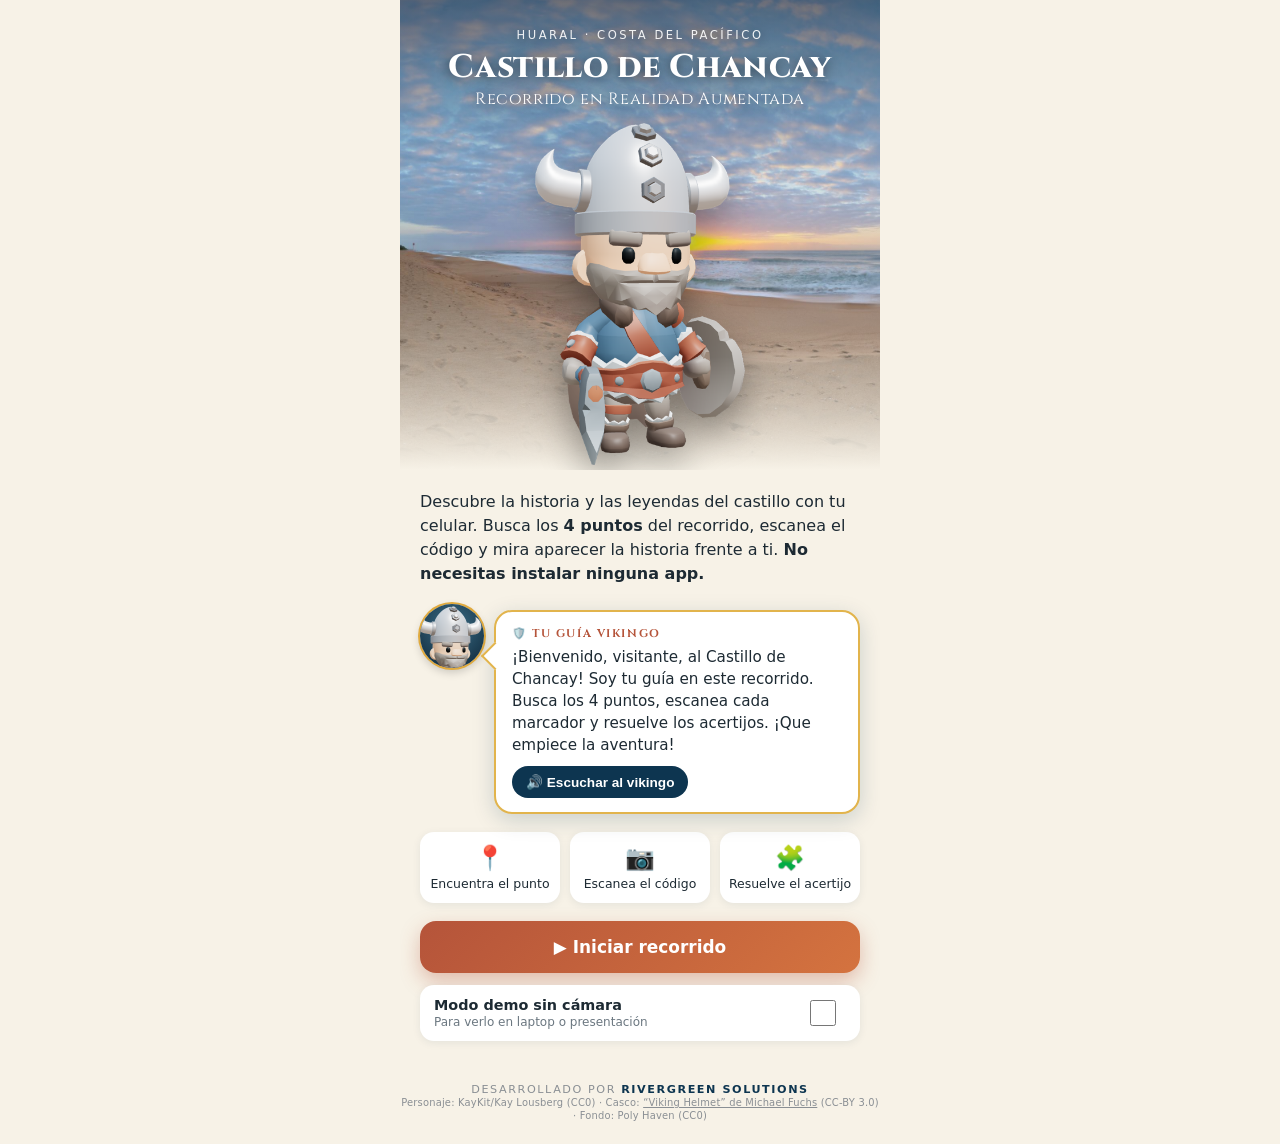
<file: index.html>
<!doctype html>
<html lang="es"><head>
<meta charset="utf-8"><link rel="icon" href="data:,"><meta name="viewport" content="width=device-width,initial-scale=1,viewport-fit=cover">
<meta name="theme-color" content="#0d3550">
<title>Castillo de Chancay – Recorrido en Realidad Aumentada</title>
<link rel="stylesheet" href="css/estilos.css">
</head><body>
<div class="app">

<!-- ===== INICIO ===== -->
<section id="v-inicio">
  <header class="hero hero-juego">
    <div class="kicker">Huaral · Costa del Pacífico</div>
    <h1 class="serif">Castillo de Chancay<small>Recorrido en Realidad Aumentada</small></h1>
    <img class="hero-vikingo" src="assets/vikingo-cuerpo.png" alt="Vikingo guía del recorrido">
  </header>
  <div class="contenido">
    <p style="font-size:1rem;line-height:1.5">Descubre la historia y las leyendas del castillo con tu celular. Busca los <b>4 puntos</b> del recorrido, escanea el código y mira aparecer la historia frente a ti. <b>No necesitas instalar ninguna app.</b></p>
    <div class="guia-vikingo"><img src="assets/vikingo-retrato.png" alt="" class="vik-retrato">
      <div class="burbuja izq" style="flex:1;margin-top:6px"><b class="quien">🛡️ Tu guía vikingo</b><span id="saludoTxt"></span><br>
        <button class="btn-voz" id="btnVozInicio">🔊 Escuchar al vikingo</button></div>
    </div>
    <div class="pasos">
      <div class="paso"><b>📍</b>Encuentra el punto</div>
      <div class="paso"><b>📷</b>Escanea el código</div>
      <div class="paso"><b>🧩</b>Resuelve el acertijo</div>
    </div>
    <a class="btn btn-pri" href="#mapa" id="btnIniciar">▶ Iniciar recorrido</a>
    <label class="switch"><span><b>Modo demo sin cámara</b><br><small style="color:#6b7780">Para verlo en laptop o presentación</small></span><input type="checkbox" id="chkDemo"></label>
  </div>
  <div class="credito">DESARROLLADO POR <b>RIVERGREEN SOLUTIONS</b><br><span style="letter-spacing:.02em;font-size:.62rem">Personaje: KayKit/Kay Lousberg (CC0) · Casco: <a href="https://poly.pizza/m/apPuLbVJ4N5" style="color:inherit">“Viking Helmet” de Michael Fuchs</a> (CC-BY 3.0) · Fondo: Poly Haven (CC0)</span></div>
</section>

<!-- ===== MAPA ===== -->
<section id="v-mapa" class="oculto">
  <div class="contenido">
    <a href="#inicio" style="color:var(--mar);text-decoration:none;font-weight:700">← Inicio</a>
    <div class="tarjeta mapa">
      <h2 class="serif">Mapa del recorrido <span id="cuenta" style="font-size:.85rem;color:var(--teja)"></span></h2>
      <div class="barra"><i id="barra" style="width:0"></i></div>
      <svg id="svgMapa" viewBox="0 0 340 300"></svg>
      <ul class="lista" id="lista"></ul>
    </div>
    <a class="btn btn-mar" id="btnSiguiente" href="#">📷 Ir al siguiente punto</a>
    <button class="btn btn-sec" style="margin-top:10px" id="btnReiniciar">↺ Reiniciar recorrido</button>
  </div>
  <div class="credito">DESARROLLADO POR <b>RIVERGREEN SOLUTIONS</b></div>
</section>

<!-- ===== FINAL ===== -->
<section id="v-final" class="oculto">
  <div class="hero" style="padding-bottom:30px">
    <div class="kicker">¡Felicitaciones, visitante!</div>
    <div class="medalla-final">🏰</div>
    <h1 class="serif">¡Recorrido completado!<small>Conquistaste los 4 puntos del Castillo de Chancay</small></h1>
  </div>
  <div class="contenido">
    <div class="tarjeta"><h2 class="serif">Tu recorrido</h2><ul class="lista" id="listaFinal"></ul></div>
    <p style="text-align:center;font-size:.92rem;margin-bottom:14px">Muestra esta pantalla en la salida y comparte tu experiencia. ¡Gracias por tu visita!</p>
    <a class="btn btn-sec" href="#mapa">Ver mapa</a>
    <button class="btn btn-pri" style="margin-top:10px" onclick="Progreso.reiniciar();location.hash='#inicio'">Hacer el recorrido otra vez</button>
  </div>
  <div class="credito">DESARROLLADO POR <b>RIVERGREEN SOLUTIONS</b></div>
</section>
</div>

<script src="js/datos.js"></script>
<script src="js/vikingo.js"></script>
<script>document.getElementById('saludoTxt').textContent=SALUDO_VIKINGO;document.getElementById('btnVozInicio').onclick=e=>hablarVikingo(SALUDO_VIKINGO,e.currentTarget);</script>
<script>
const P = [{x:85,y:80},{x:180,y:120},{x:95,y:165},{x:245,y:180}]; // posición de los puntos en el plano
const chk = document.getElementById('chkDemo');
chk.checked = localStorage.getItem('chancay-ar-demo') === '1';
chk.onchange = () => localStorage.setItem('chancay-ar-demo', chk.checked ? '1' : '0');
const urlEst = id => `estacion.html?p=${id}` + (chk.checked ? '&demo=1' : '');

function dibujarMapa(){
  const hechos = Progreso.leer();
  const n = hechos.length, tot = ESTACIONES.length;
  document.getElementById('cuenta').textContent = `${n} de ${tot}`;
  document.getElementById('barra').style.width = (n/tot*100)+'%';
  let s = `
   <defs><pattern id="ola" width="24" height="10" patternUnits="userSpaceOnUse"><path d="M0 5 q6 -5 12 0 t12 0" stroke="#7fb6c4" fill="none" stroke-width="1.5"/></pattern></defs>
   <rect x="0" y="0" width="340" height="300" rx="16" fill="#efe4cc"/>
   <path d="M0 230 Q90 215 170 238 T340 225 V300 H0z" fill="#1d6f86"/><path d="M0 245 Q90 232 170 252 T340 242 V300 H0z" fill="url(#ola)"/>
   <text x="170" y="282" text-anchor="middle" font-size="11" fill="#e8f3f5" letter-spacing="3">OCÉANO PACÍFICO</text>
   <path d="M40 40 h250 v170 h-250z" fill="#e3d1a8" stroke="#b89a6a" stroke-width="3" rx="8"/>
   <rect x="30" y="30" width="26" height="26" fill="#b89a6a"/><rect x="274" y="30" width="26" height="26" fill="#b89a6a"/>
   <rect x="30" y="194" width="26" height="26" fill="#b89a6a"/><rect x="274" y="194" width="26" height="26" fill="#b89a6a"/>
   <path d="M${P.map(p=>p.x+' '+p.y).join(' L')}" fill="none" stroke="#8a6d52" stroke-width="3" stroke-dasharray="6 6"/>`;
  ESTACIONES.forEach((e,i)=>{
    const ok = hechos.includes(e.id), p = P[i];
    const actual = !ok && ESTACIONES.slice(0,i).every(x=>hechos.includes(x.id));
    s += `<a href="${urlEst(e.id)}">
      ${actual?`<circle cx="${p.x}" cy="${p.y}" r="22" fill="none" stroke="#b5543a" stroke-width="3"><animate attributeName="r" values="18;26;18" dur="1.6s" repeatCount="indefinite"/><animate attributeName="opacity" values="1;.2;1" dur="1.6s" repeatCount="indefinite"/></circle>`:''}
      <circle cx="${p.x}" cy="${p.y}" r="17" fill="${ok?'#2f9e6e':(actual?'#b5543a':'#0d3550')}" stroke="#fff" stroke-width="3"/>
      <text x="${p.x}" y="${p.y+5}" text-anchor="middle" font-size="${ok?15:14}" font-weight="800" fill="#fff">${ok?'✓':e.id}</text>
      <text x="${p.x}" y="${p.y+33}" text-anchor="middle" font-size="10.5" font-weight="700" fill="#0d3550">${e.nombre}</text></a>`;
  });
  document.getElementById('svgMapa').innerHTML = s;
  const li = e => `<li class="${Progreso.hecho(e.id)?'hecho':''}"><a href="${urlEst(e.id)}"><span class="num">${Progreso.hecho(e.id)?'✓':e.id}</span><span><b>${e.icono} ${e.nombre}</b><small>${e.tema}</small></span><span class="flecha">${Progreso.hecho(e.id)?'Repetir':'Abrir AR ›'}</span></a></li>`;
  document.getElementById('lista').innerHTML = ESTACIONES.map(li).join('');
  document.getElementById('listaFinal').innerHTML = ESTACIONES.map(li).join('');
  const sig = ESTACIONES.find(e=>!Progreso.hecho(e.id));
  const b = document.getElementById('btnSiguiente');
  if (sig){ b.href = urlEst(sig.id); b.textContent = `📷 Ir al punto ${sig.id}: ${sig.nombre}`; }
  else { b.href = '#final'; b.textContent = '🏆 Ver recorrido completado'; }
}
document.getElementById('btnReiniciar').onclick = () => { if (confirm('¿Borrar tu progreso?')) { Progreso.reiniciar(); dibujarMapa(); } };
function ruta(){
  const h = (location.hash||'#inicio').slice(1);
  ['inicio','mapa','final'].forEach(v=>document.getElementById('v-'+v).classList.toggle('oculto', v!==h));
  if (h!=='inicio') dibujarMapa();
  window.scrollTo(0,0);
}
addEventListener('hashchange', ruta);
// ?demo=1 activa el modo demo; ?semilla=1,2 precarga progreso (útil para presentaciones)
const q = new URLSearchParams(location.search);
if (q.get('demo')==='1'){ chk.checked=true; chk.onchange(); }
if (q.get('semilla')) q.get('semilla').split(',').map(Number).forEach(id=>Progreso.marcar(id));
ruta();
</script>
</body></html>
</file>
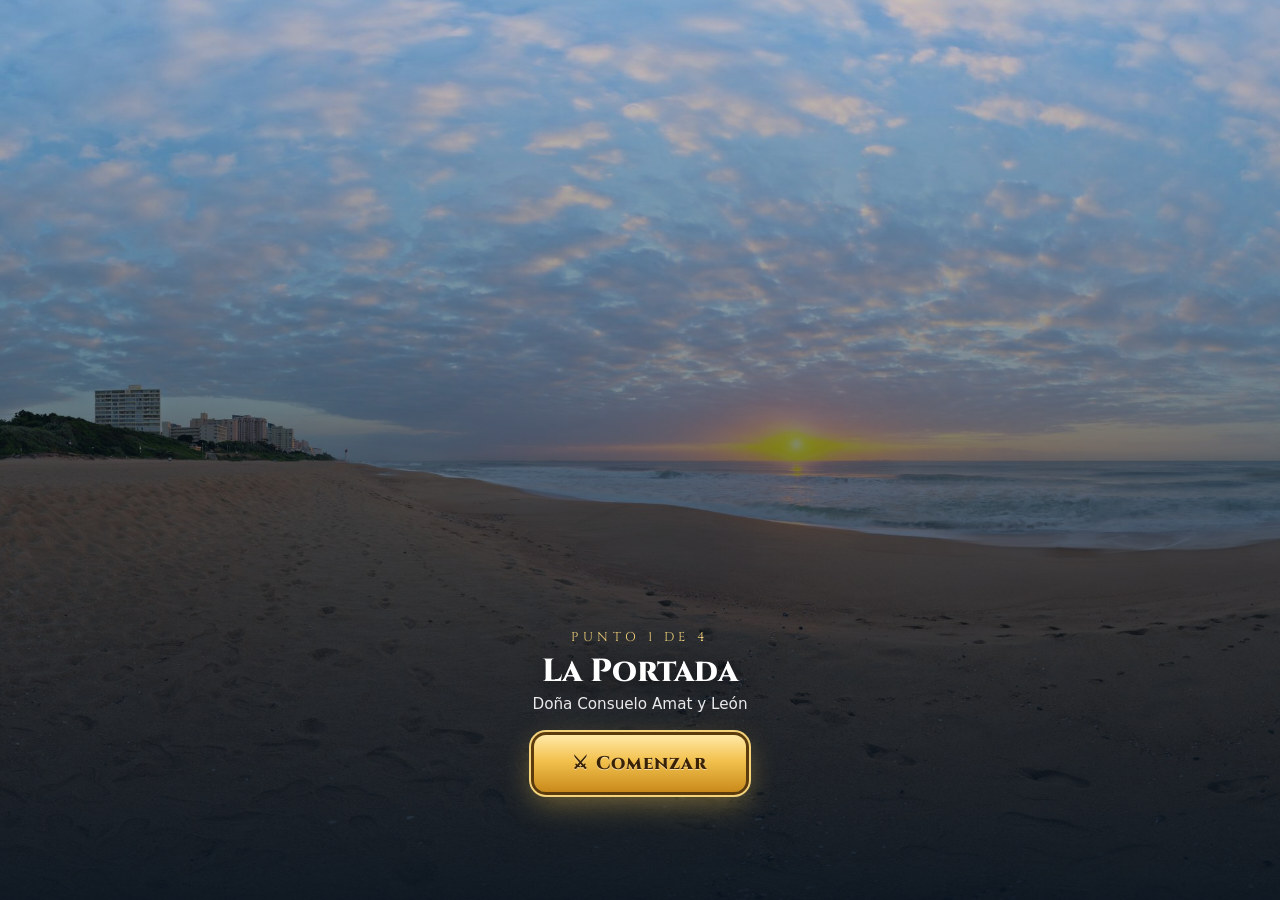
<file: estacion.html>
<!doctype html>
<html lang="es"><head>
<meta charset="utf-8"><link rel="icon" href="data:,">
<meta name="viewport" content="width=device-width,initial-scale=1,minimum-scale=1,maximum-scale=1,user-scalable=no,viewport-fit=cover">
<meta name="theme-color" content="#0d3550">
<title>Estación AR – Castillo de Chancay</title>
<link rel="preload" href="modelos/vikingo.glb" as="fetch" crossorigin>
<link rel="stylesheet" href="css/estilos.css">
<style>
html,body{overflow:hidden;width:100%;height:100%;margin:0;background:#0b1a26}
html.modo-ar,html.modo-ar body{background:transparent!important}
html:not(.modo-ar) a-scene,html:not(.modo-ar) .a-canvas{position:fixed!important;inset:0}
.a-loader-title,.a-enter-vr,.a-enter-ar{display:none!important}
.cargando{position:fixed;left:50%;top:46%;transform:translate(-50%,-50%);z-index:14;color:#f3d27a;font-family:'Cinzel',serif;font-size:.85rem;letter-spacing:.2em;text-align:center}
.cargando i{display:block;width:44px;height:44px;margin:0 auto 10px;border:3px solid rgba(243,210,122,.25);border-top-color:#f3d27a;border-radius:50%;animation:gira 1s linear infinite}
@keyframes gira{to{transform:rotate(360deg)}}
</style>
</head><body>

<div class="top">
  <a href="index.html#mapa" aria-label="Volver al mapa">‹</a>
  <div class="t" id="tTitulo"><span></span><small id="tSub"></small></div>
  <span class="chip" id="chipModo">AR</span>
  <button class="btn-icono" id="btnMudo" aria-label="Sonido">🔊</button>
</div>
<div class="aviso-demo oculto" id="avisoDemo">MODO DEMO · SIN CÁMARA</div>
<div class="guia oculto" id="guia"><span>Apunta la cámara al marcador<br>del punto <b id="gNum"></b></span></div>
<div class="cargando oculto" id="cargando"><i></i>INVOCANDO AL GUÍA…</div>

<div class="splash" id="splash">
  <div class="num" id="sNum"></div>
  <h2 id="sNombre"></h2>
  <p id="sTema"></p>
  <button class="btn-juego" id="btnComenzar">⚔ Comenzar</button>
</div>

<div class="dialogo" id="dialogo">
  <span class="dlg-nombre">El Vikingo · Tu guía</span>
  <div class="dlg-caja">
    <div class="dlg-retrato"><img src="assets/vikingo-retrato.png" alt=""></div>
    <div class="dlg-texto"></div>
    <div class="dlg-acciones oculto">
      <button class="b-voz" id="btnVoz">🔊 Escuchar</button>
      <button class="b-oro" id="btnSeguir">Ver la historia ⚔</button>
    </div>
    <span class="dlg-sig oculto">▼</span>
  </div>
</div>

<div class="panel" id="panel"><div class="caja">
  <div class="tema" id="pTema"></div>
  <h3 id="pTitulo"></h3>
  <p id="pHistoria"></p>
  <p class="dato" id="pDato"></p>
  <div class="acertijo">
    <div class="et">🧩 Acertijo · pista del siguiente punto</div>
    <p id="pAcertijo"></p>
    <div id="pOpciones"></div>
    <div class="resultado" id="pRes"></div>
  </div>
  <div id="pSalidas" style="margin-top:12px"></div>
  <button class="btn" style="background:none;color:var(--mar);font-size:.85rem;padding:10px" id="btnSaltar">Continuar sin responder ›</button>
  <div class="credito" style="padding:4px 0 0">RIVERGREEN SOLUTIONS<br><span style="letter-spacing:0;font-size:.6rem">Casco 3D: “Viking Helmet”, Michael Fuchs (CC-BY 3.0)</span></div>
</div></div>

<script src="js/datos.js"></script>
<script>
const q = new URLSearchParams(location.search);
const est = ESTACIONES.find(e => e.id === +q.get('p')) || ESTACIONES[0];
const sig = ESTACIONES.find(e => e.id === est.id + 1);
const $ = id => document.getElementById(id);
document.title = `${est.nombre} – Castillo de Chancay AR`;
$('tTitulo').firstChild.textContent = `Punto ${est.id}: ${est.nombre}`;
$('tSub').textContent = est.tema; $('gNum').textContent = est.id;
$('sNum').textContent = `Punto ${est.id} de ${ESTACIONES.length}`; $('sNombre').textContent = est.nombre; $('sTema').textContent = est.tema;
$('pTema').textContent = `Punto ${est.id} · ${est.tema}`; $('pTitulo').textContent = est.titulo;
$('pHistoria').textContent = est.historia; $('pDato').textContent = '👀 ' + est.dato;
$('pAcertijo').textContent = '“' + est.acertijo + '”';

const cargar = src => new Promise((ok, err) => { const s = document.createElement('script'); s.src = src; s.onload = ok; s.onerror = err; document.head.appendChild(s); });
const AFRAME_URL = 'https://aframe.io/releases/1.4.2/aframe.min.js';
const EXTRAS_URL = 'https://cdn.jsdelivr.net/gh/c-frame/aframe-extras@7.2.0/dist/aframe-extras.min.js';
const ARJS_URL = 'https://cdn.jsdelivr.net/gh/AR-js-org/AR.js@3.4.5/aframe/build/aframe-ar.js';
const demo = q.get('demo') === '1' || localStorage.getItem('chancay-ar-demo') === '1' || !window.isSecureContext || !navigator.mediaDevices?.getUserMedia;
const enPared = q.get('montaje') !== 'mesa';
let vikingoActivo = null, dlg = null;

/* ---- panel de historia y acertijo ---- */
const mostrarPanel = () => { $('panel').classList.add('ver'); $('guia').classList.add('oculto'); };
function terminar(acerto){
  Progreso.marcar(est.id); $('btnSaltar').classList.add('oculto');
  const fin = Progreso.completo();
  $('pRes').textContent = acerto ? (sig ? `¡Correcto! Tu siguiente destino: ${sig.nombre}.` : '¡Correcto! Completaste el último reto.') : 'Punto registrado. ¡Sigue explorando!';
  $('pSalidas').innerHTML = fin ? `<a class="btn btn-pri" href="index.html#final">🏆 Ver recorrido completado</a>` : `<a class="btn btn-pri" href="index.html#mapa">🗺️ Ver mapa y siguiente punto</a>`;
  if (acerto && vikingoActivo) vikingoActivo.components.vikingo.saludar();
}
$('pOpciones').innerHTML = est.opciones.map((o,i)=>`<button class="opc" data-i="${i}">${String.fromCharCode(65+i)}) ${o}</button>`).join('');
document.querySelectorAll('.opc').forEach(b => b.onclick = () => {
  if (+b.dataset.i === est.correcta){ document.querySelectorAll('.opc').forEach(x=>x.disabled=true); b.classList.add('bien'); Sonidos.exito(); terminar(true); }
  else { b.classList.remove('mal'); void b.offsetWidth; b.classList.add('mal'); Sonidos.error(); $('pRes').textContent = 'Casi… vuelve a leer la pista e inténtalo otra vez.'; }
});
$('btnSaltar').onclick = () => terminar(false);

/* ---- contenido 3D: vikingo + efecto de aparición + luces con sombra ---- */
function contenido3D(sufijo, escala) {
  return `
   <a-entity id="ap-${sufijo}" aparicion="objetivo: #vk-${sufijo}; escala: ${escala}; radio: ${escala * 1.3}">
     <a-entity id="vk-${sufijo}" vikingo rotation="0 ${est.id === 3 ? -12 : 0} 0"></a-entity>
   </a-entity>
   <a-entity light="type: directional; intensity: 1.6; color: #ffe2b8; castShadow: true; shadowMapWidth: 1024; shadowMapHeight: 1024;
      shadowCameraLeft: -${3*escala}; shadowCameraRight: ${3*escala}; shadowCameraTop: ${4*escala}; shadowCameraBottom: -${3*escala}; shadowBias: -0.0005; target: #vk-${sufijo}"
      position="${-1.2*escala} ${4*escala} ${-1.6*escala}"></a-entity>
   <a-entity light="type: directional; intensity: 0.9; color: #dfe9ff; target: #vk-${sufijo}" position="${1.5*escala} ${2.2*escala} ${3*escala}"></a-entity>`;
}
function invocar(sufijo) {
  const ap = document.getElementById('ap-' + sufijo), vk = document.getElementById('vk-' + sufijo);
  if (!ap || vikingoActivo) return;
  vikingoActivo = vk;
  const empezar = () => {
    $('cargando').classList.add('oculto'); $('guia').classList.add('oculto');
    ap.emit('aparecer');
    setTimeout(() => vk.components.vikingo.saludar(), 450);
    setTimeout(() => dlg.mostrar(), 1700);
  };
  if (vk.components.vikingo && vk.components.vikingo.listo) empezar();
  else { $('cargando').classList.remove('oculto'); vk.addEventListener('vikingo-listo', empezar, { once: true }); }
}

/* ---- MODO DEMO: escena 3D con fondo de playa (sin cámara) ---- */
async function modoDemo(){
  $('chipModo').textContent = 'DEMO';
  $('cargando').classList.remove('oculto');
  await cargar(AFRAME_URL); await cargar(EXTRAS_URL); await cargar('js/vikingo3d.js');
  document.body.insertAdjacentHTML('afterbegin', `
   <a-scene embedded vr-mode-ui="enabled:false" loading-screen="enabled:false" renderer="colorManagement:true; antialias:true; physicallyCorrectLights:false"
      entorno-juego="exposicion: 0.92" device-orientation-permission-ui="enabled:false" shadow="type: pcfsoft">
     <a-assets><img id="cielo" src="assets/fondos/playa-amanecer-4k.jpg" crossorigin="anonymous"></a-assets>
     <a-sky src="#cielo" rotation="0 ${q.get('cielo') || 312} 0" radius="60"></a-sky>
     <a-entity light="type: hemisphere; color: #ffe2bd; groundColor: #4a3c2c; intensity: 0.65"></a-entity>
     <!-- pedestal de piedra con runas -->
     <a-cylinder position="0 -0.12 0" radius="1.35" height="0.24" segments-radial="48" material="color: #5f574d; roughness: 0.9" shadow="receive: true"></a-cylinder>
     <a-cylinder position="0 -0.33 0" radius="1.55" height="0.2" segments-radial="48" material="color: #463f37; roughness: 1" shadow="receive: true"></a-cylinder>
     <a-torus position="0 0.005 0" rotation="90 0 0" radius="1.18" radius-tubular="0.022" segments-radial="8" segments-tubular="96"
       material="color: #ffd36b; emissive: #ffb21a; emissiveIntensity: 1" pulso></a-torus>
     <a-entity position="0 0 0">${contenido3D('demo', 1)}</a-entity>
     <a-entity camera look-controls="enabled:false" wasd-controls="enabled:false" position="0 1.75 4.9" rotation="-7 0 0" fov="${q.get('fov') || 52}"></a-entity>
   </a-scene>`);
  $('avisoDemo').classList.remove('oculto');
  const sc = document.querySelector('a-scene');
  const listo = () => { $('cargando').classList.add('oculto'); window.escenaLista = true; };
  sc.hasLoaded ? listo() : sc.addEventListener('loaded', listo);
}

/* ---- MODO AR: AR.js + marcadores ---- */
async function modoAR(){
  $('cargando').classList.remove('oculto');
  try { await cargar(AFRAME_URL); await cargar(EXTRAS_URL); await cargar(ARJS_URL); await cargar('js/vikingo3d.js'); }
  catch(e){ location.search = `?p=${est.id}&demo=1`; return; }
  const envolver = c => enPared ? `<a-entity rotation="-90 0 0" position="0 0.12 0.5">${c}</a-entity>` : c;
  document.body.insertAdjacentHTML('afterbegin', `
    <a-scene embedded vr-mode-ui="enabled:false" loading-screen="enabled:false" renderer="logarithmicDepthBuffer:true; alpha:true; colorManagement:true; antialias:true"
      entorno-juego="exposicion: 0.95" shadow="type: pcfsoft" arjs="sourceType: webcam; debugUIEnabled: false; patternRatio: 0.5;${q.get('camprueba') === 'vertical' ? ' sourceWidth: 480; sourceHeight: 640; displayWidth: 480; displayHeight: 640;' : ''}">
      <a-entity light="type: hemisphere; color: #fff3e0; groundColor: #5a4a3a; intensity: 0.9"></a-entity>
      ${ESTACIONES.map(e => `<a-marker id="mk${e.id}" type="pattern" url="marcadores/marcador-${e.id}.patt" smooth="true" smoothCount="8">${e.id === est.id ? envolver(contenido3D('m', 0.34)) : ''}</a-marker>`).join('')}
      <a-marker id="mkHiro" type="pattern" url="marcadores/patt.hiro" smooth="true" smoothCount="8">${envolver(contenido3D('h', 0.34))}</a-marker>
      <a-entity camera></a-entity>
    </a-scene>`);
  document.documentElement.classList.add('modo-ar');
  $('cargando').classList.add('oculto'); $('guia').classList.remove('oculto');
  $('mkHiro').addEventListener('markerFound', () => invocar('h'));
  ESTACIONES.forEach(e => $('mk' + e.id).addEventListener('markerFound', () => {
    if (e.id === est.id) return invocar('m');
    if (vikingoActivo) return;
    $('guia').innerHTML = `<span>Este es el marcador del <b>punto ${e.id}</b><br><a href="estacion.html?p=${e.id}" style="color:#e2b44c;pointer-events:auto">Abrir ${e.nombre} ›</a></span>`;
  }));
}

/* ---- arranque: pantalla "Comenzar" (desbloquea sonido y voz) ---- */
const preparando = demo ? modoDemo() : null;
$('btnComenzar').onclick = async () => {
  try { window.__audioCtx = window.__audioCtx || new (window.AudioContext || window.webkitAudioContext)(); window.__audioCtx.resume(); } catch (e) {}
  window.Sonidos && Sonidos.desbloquear();
  $('splash').style.transition = 'opacity .5s'; $('splash').style.opacity = 0; setTimeout(() => $('splash').remove(), 500);
  if (demo) { await preparando; Sonidos.desbloquear(); setTimeout(() => invocar('demo'), 300); }
  else modoAR();
};
$('chipModo').onclick = () => { if (!demo) location.search = `?p=${est.id}&demo=1`; };

/* ---- diálogo, sonido y voz (cuando vikingo3d.js ya cargó) ---- */
(function esperar(){
  if (!window.Dialogo) return setTimeout(esperar, 100);
  const pintarMudo = () => $('btnMudo').textContent = Sonidos.mudo ? '🔇' : '🔊';
  pintarMudo(); $('btnMudo').onclick = () => { Sonidos.mudo = !Sonidos.mudo; Sonidos.desbloquear(); pintarMudo(); };
  dlg = new Dialogo($('dialogo'), {
    paginas: est.dialogo,
    alHablar: si => vikingoActivo && vikingoActivo.components.vikingo.hablar(si)
  });
  $('btnVoz').onclick = () => hablarVikingo(dlg.textoCompleto(), $('btnVoz'), () => vikingoActivo && vikingoActivo.components.vikingo.hablar(false));
  $('btnVoz').addEventListener('click', () => vikingoActivo && speechSynthesis.speaking && vikingoActivo.components.vikingo.hablar(true));
  $('btnSeguir').onclick = () => { Sonidos.click(); $('dialogo').classList.remove('ver'); mostrarPanel(); };
})();
</script>
</body></html>
</file>
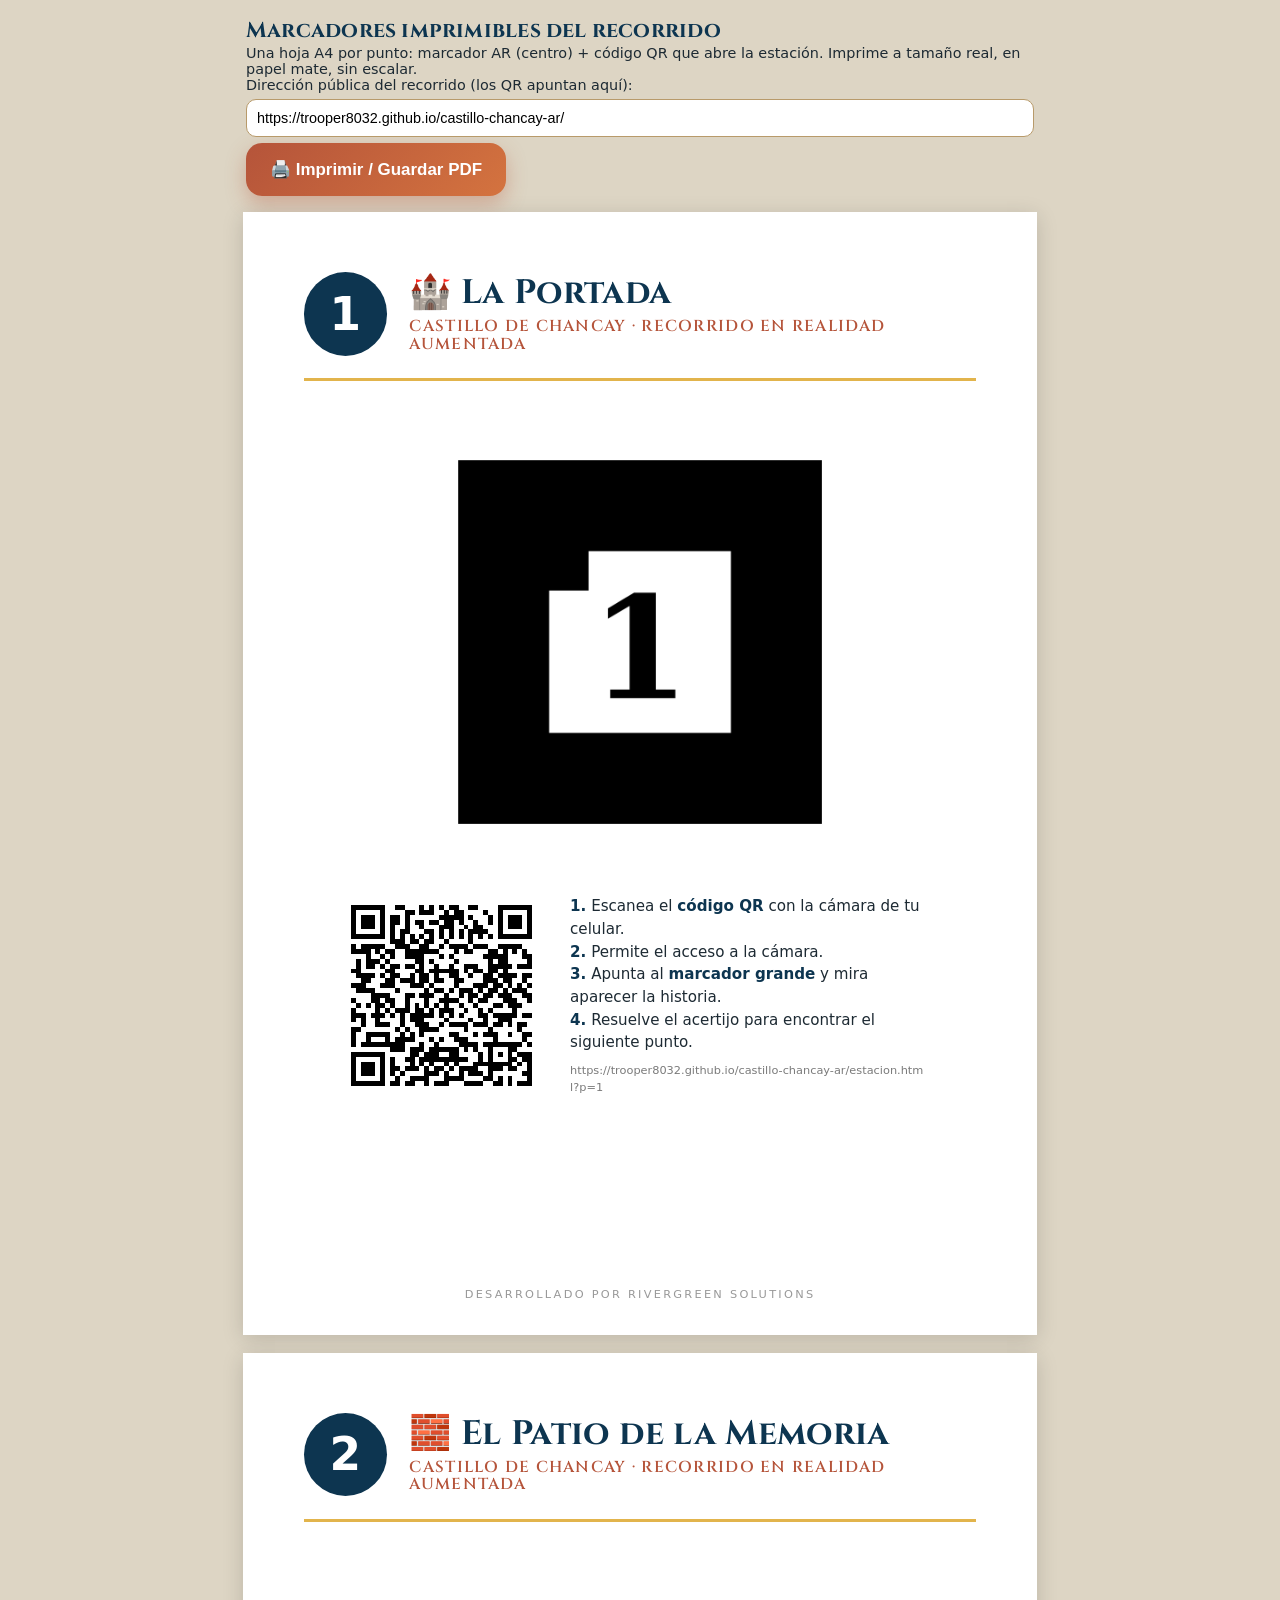
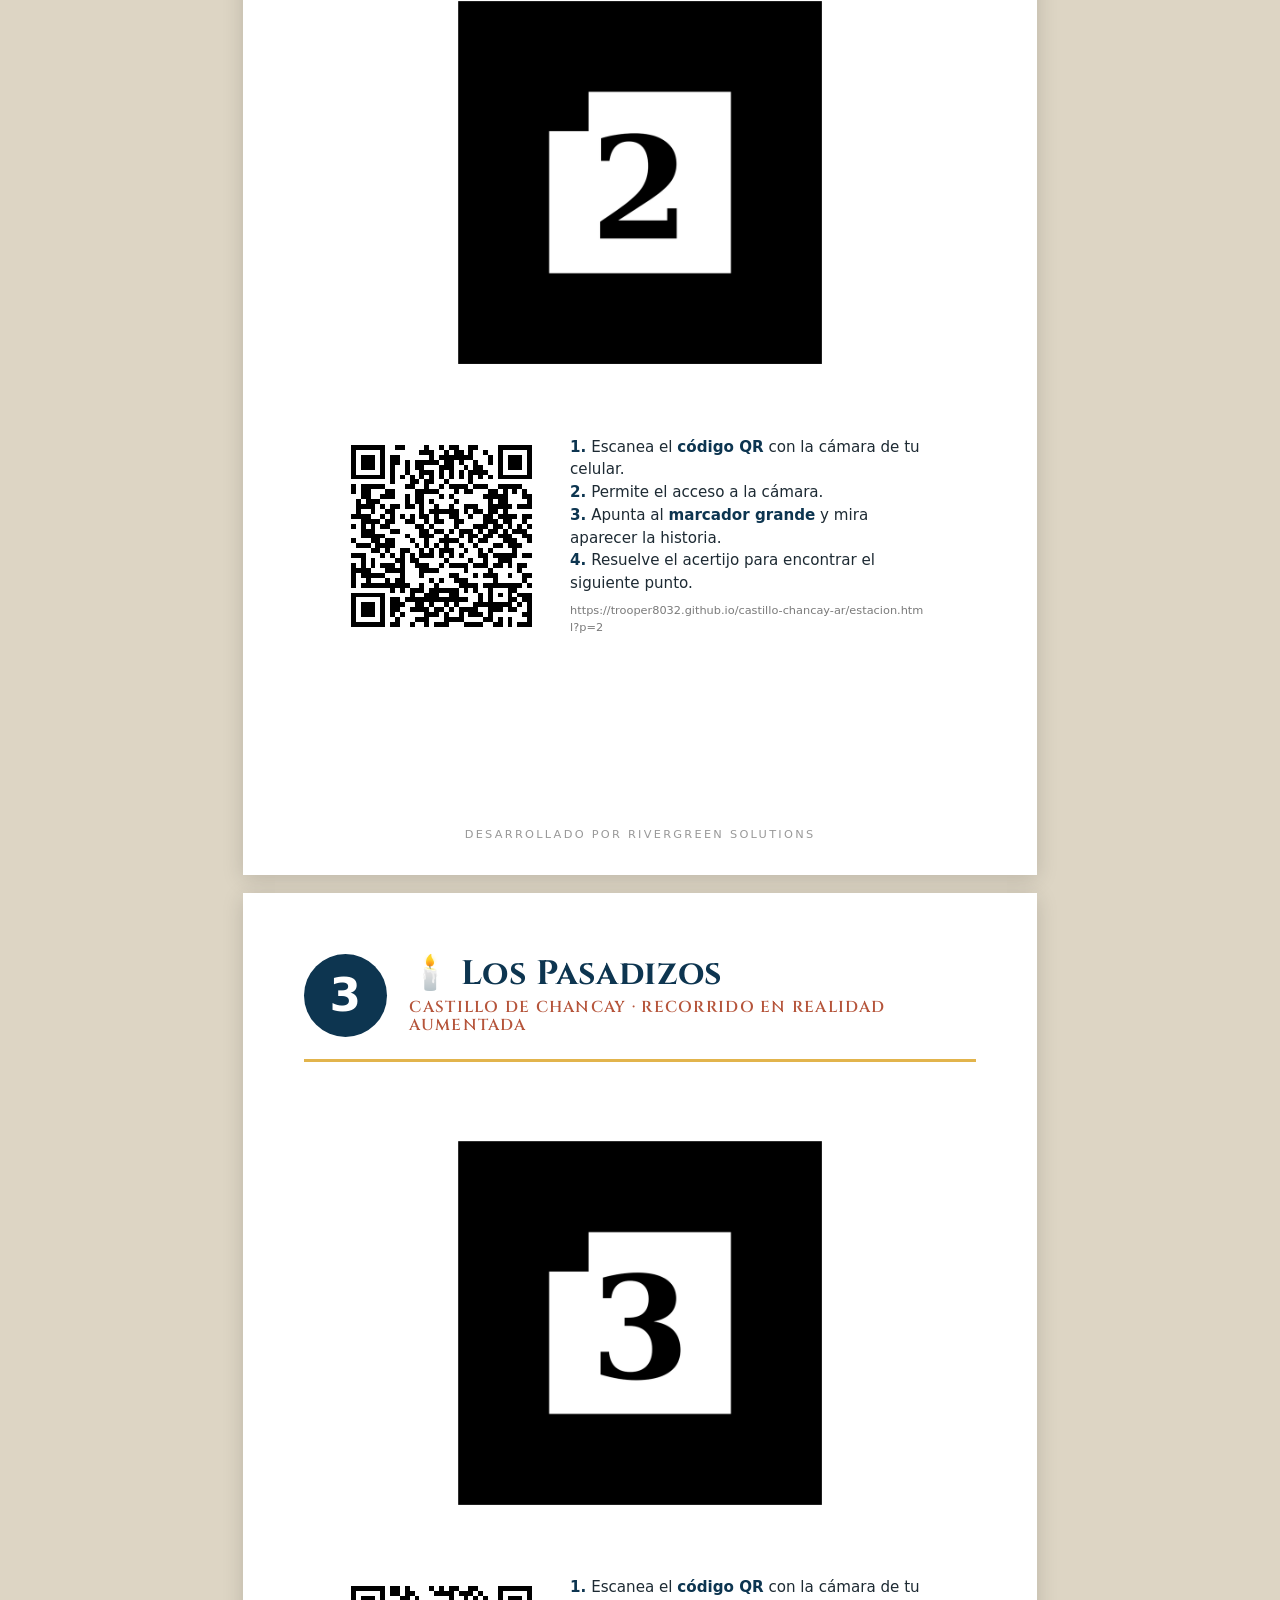
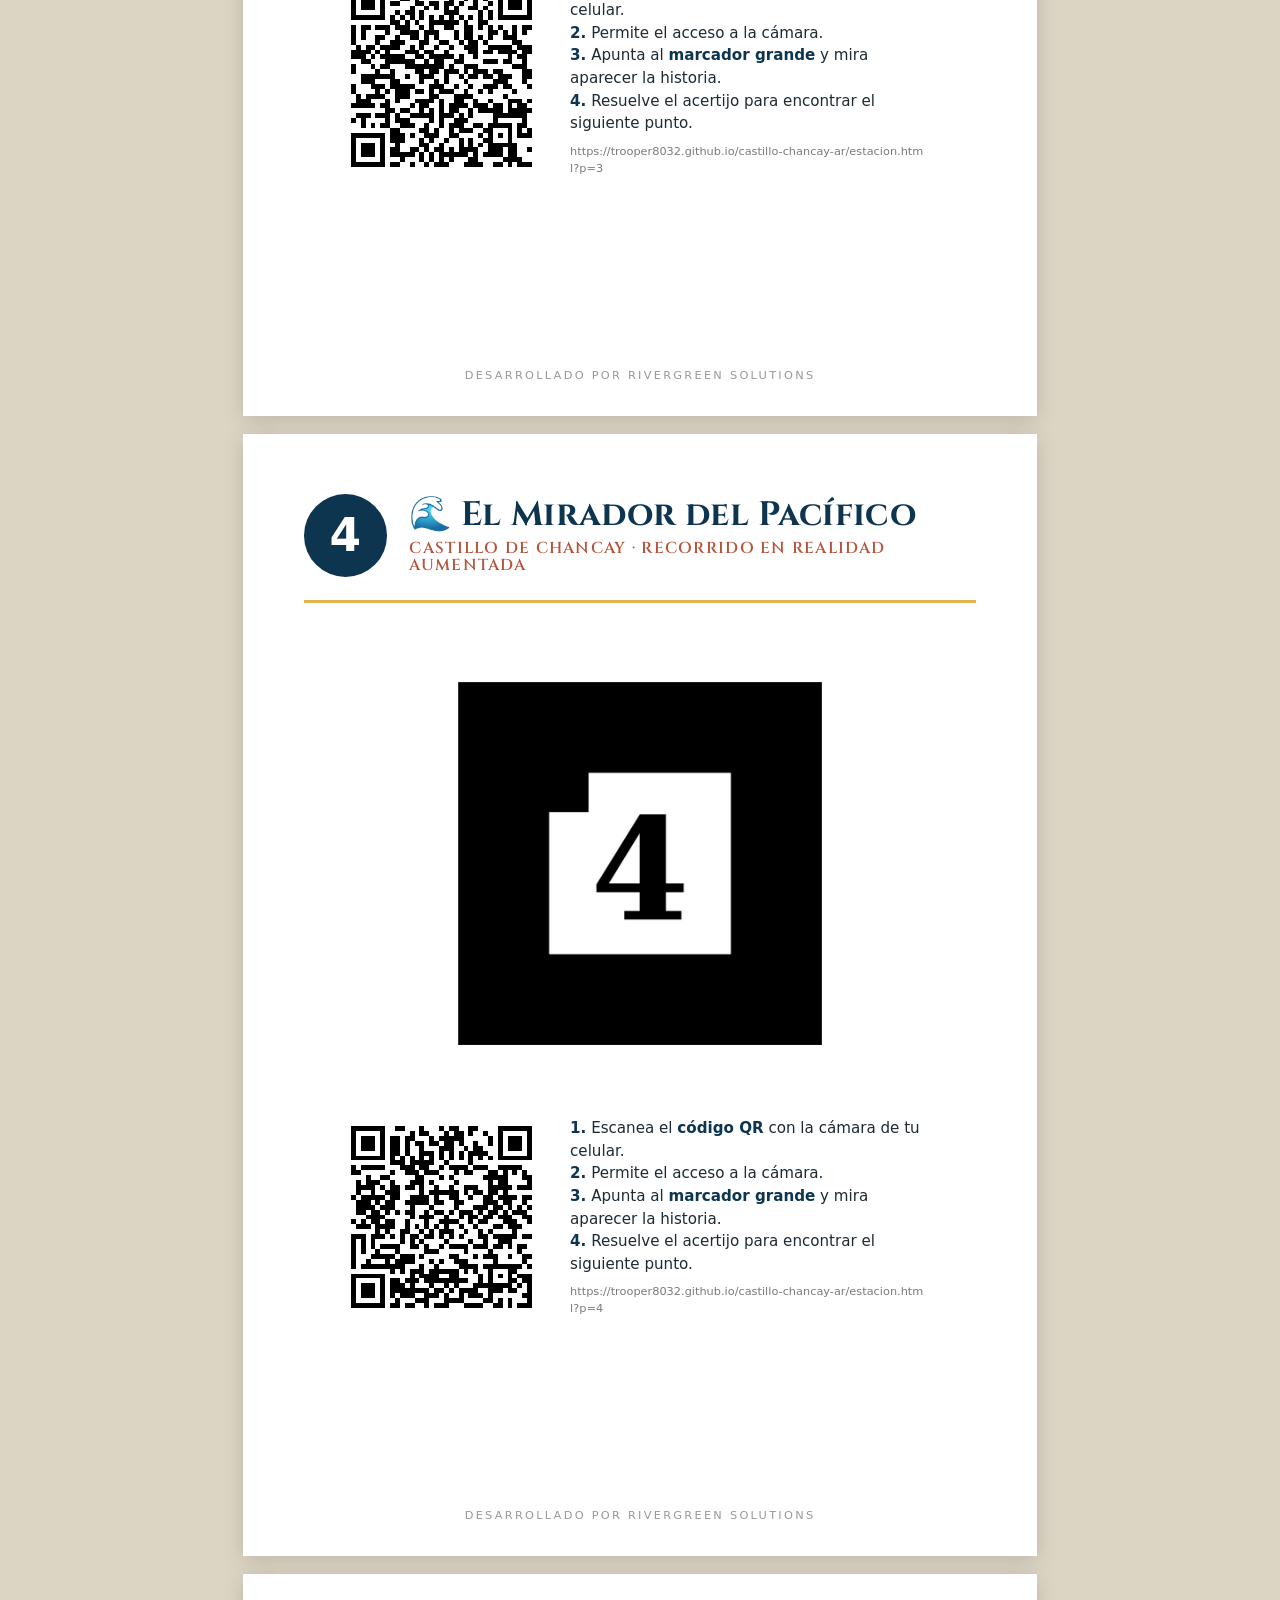
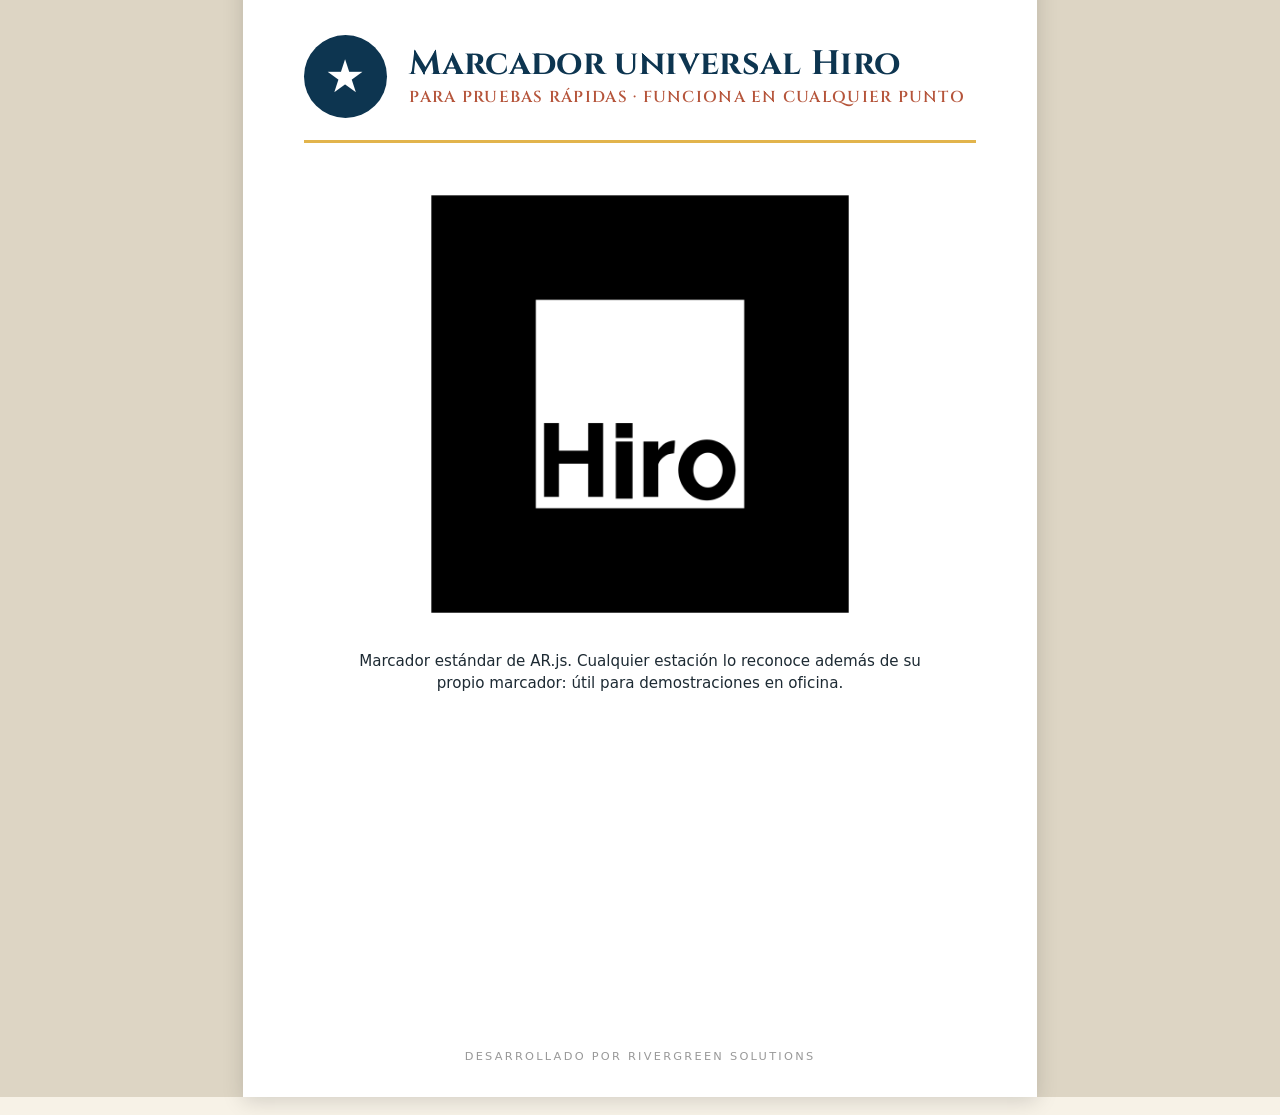
<file: marcadores.html>
<!doctype html>
<html lang="es"><head>
<meta charset="utf-8"><link rel="icon" href="data:,"><meta name="viewport" content="width=device-width,initial-scale=1">
<title>Marcadores imprimibles – Castillo de Chancay AR</title>
<link rel="stylesheet" href="css/estilos.css">
<style>
body{background:#ddd5c4}
.barra-herr{max-width:820px;margin:0 auto;padding:16px;font-size:.9rem}
.barra-herr input{width:100%;padding:10px;border-radius:10px;border:1px solid #b89a6a;margin:6px 0;font-size:.9rem}
.hoja{width:210mm;min-height:297mm;margin:0 auto 18px;background:#fff;padding:16mm 16mm 12mm;position:relative;box-shadow:0 4px 20px rgba(0,0,0,.15);display:flex;flex-direction:column;align-items:center;text-align:center}
.hoja .enc{width:100%;display:flex;justify-content:space-between;align-items:center;border-bottom:3px solid var(--oro);padding-bottom:6mm}
.hoja .enc .n{width:22mm;height:22mm;border-radius:50%;background:var(--oceano);color:#fff;display:grid;place-items:center;font-size:12mm;font-weight:800}
.hoja .enc h1{font-size:9mm;color:var(--oceano);text-align:left;flex:1;margin-left:6mm;line-height:1.1}
.hoja .enc h1 small{display:block;font-size:4.2mm;color:var(--teja);font-weight:600;letter-spacing:.08em;text-transform:uppercase;margin-top:1.5mm}
.hoja .marcador{width:120mm;height:120mm;margin:9mm 0 5mm}
.hoja .fila{display:flex;gap:10mm;align-items:center;justify-content:center;width:100%;margin-top:2mm}
.hoja .qr{width:48mm;height:48mm}.hoja .qr img,.hoja .qr canvas{width:100%;height:100%;image-rendering:pixelated}
.hoja .inst{text-align:left;font-size:4mm;line-height:1.5;max-width:95mm}
.hoja .inst b{color:var(--oceano)}
.hoja .url{font-size:3mm;color:#7a7a7a;word-break:break-all;margin-top:2mm}
.hoja .pie{position:absolute;bottom:9mm;left:0;right:0;font-size:3mm;letter-spacing:.2em;color:#999}
@media screen and (max-width:820px){.hoja{transform-origin:top left;}}
@media print{body{background:#fff}.barra-herr{display:none}.hoja{box-shadow:none;margin:0;page-break-after:always}@page{size:A4;margin:0}}
</style>
</head><body>
<div class="barra-herr">
  <h2 class="serif" style="color:var(--oceano)">Marcadores imprimibles del recorrido</h2>
  <p>Una hoja A4 por punto: marcador AR (centro) + código QR que abre la estación. Imprime a tamaño real, en papel mate, sin escalar.</p>
  <label>Dirección pública del recorrido (los QR apuntan aquí):
    <input id="base" placeholder="https://trooper8032.github.io/castillo-chancay-ar/"></label>
  <button class="btn btn-pri" onclick="print()" style="max-width:260px">🖨️ Imprimir / Guardar PDF</button>
</div>
<div id="hojas"></div>
<script src="js/datos.js"></script>
<script src="assets/qrcode.min.js"></script>
<script>
const inp = document.getElementById('base');
const q = new URLSearchParams(location.search);
const BASE_PUBLICA = 'https://trooper8032.github.io/castillo-chancay-ar/';
inp.value = q.get('base') || BASE_PUBLICA;
function render(){
  let base = inp.value.trim(); if (!base.endsWith('/')) base += '/';
  document.getElementById('hojas').innerHTML = ESTACIONES.map(e => {
    const url = `${base}estacion.html?p=${e.id}`;
    const qr = qrcode(0, 'M'); qr.addData(url); qr.make();
    return `<section class="hoja">
      <div class="enc"><div class="n">${e.id}</div><h1 class="serif">${e.icono} ${e.nombre}<small>Castillo de Chancay · Recorrido en Realidad Aumentada</small></h1></div>
      <img class="marcador" src="marcadores/marcador-${e.id}.png" alt="Marcador ${e.id}">
      <div class="fila">
        <div class="qr">${qr.createImgTag(6, 0)}</div>
        <div class="inst"><b>1.</b> Escanea el <b>código QR</b> con la cámara de tu celular.<br>
          <b>2.</b> Permite el acceso a la cámara.<br>
          <b>3.</b> Apunta al <b>marcador grande</b> y mira aparecer la historia.<br>
          <b>4.</b> Resuelve el acertijo para encontrar el siguiente punto.
          <div class="url">${url}</div></div>
      </div>
      <div class="pie">DESARROLLADO POR RIVERGREEN SOLUTIONS</div>
    </section>`;
  }).join('') + `<section class="hoja">
      <div class="enc"><div class="n">★</div><h1 class="serif">Marcador universal Hiro<small>Para pruebas rápidas · funciona en cualquier punto</small></h1></div>
      <img class="marcador" src="marcadores/hiro.png" alt="Marcador Hiro">
      <p class="inst" style="text-align:center;max-width:150mm">Marcador estándar de AR.js. Cualquier estación lo reconoce además de su propio marcador: útil para demostraciones en oficina.</p>
      <div class="pie">DESARROLLADO POR RIVERGREEN SOLUTIONS</div></section>`;
}
inp.oninput = render; render();
</script>
</body></html>
</file>
<file: css/estilos.css>
:root{--oceano:#0d3550;--mar:#1d6f86;--espuma:#f7f2e7;--arena:#e8d5ad;--piedra:#b89a6a;--teja:#b5543a;--oro:#e2b44c;--ok:#2f9e6e;--txt:#1d2a33}
*{box-sizing:border-box;margin:0;padding:0}
html,body{font-family:'Segoe UI',system-ui,-apple-system,Roboto,sans-serif;color:var(--txt);background:var(--espuma)}
.serif{font-family:Georgia,'Noto Serif','DejaVu Serif',serif}
.app{max-width:480px;margin:0 auto;min-height:100vh;background:var(--espuma);position:relative;overflow:hidden}
.hero{position:relative;background:linear-gradient(180deg,#f6c98a 0%,#e99a6b 32%,#7d6f9b 62%,var(--oceano) 100%);color:#fff;padding:28px 22px 0;text-align:center;overflow:hidden}
.hero .kicker{letter-spacing:.22em;font-size:.72rem;text-transform:uppercase;opacity:.9}
.hero h1{font-size:2.05rem;line-height:1.08;margin:8px 0 6px;text-shadow:0 2px 12px rgba(0,0,0,.25)}
.hero h1 small{display:block;font-size:1.02rem;font-weight:400;letter-spacing:.04em;margin-top:6px;opacity:.95}
.hero svg{display:block;width:100%;margin-top:6px}
.contenido{padding:20px 20px 28px}
.btn{display:flex;align-items:center;justify-content:center;gap:10px;width:100%;border:0;border-radius:16px;padding:16px 18px;font-size:1.06rem;font-weight:700;cursor:pointer;text-decoration:none;transition:transform .1s}
.btn:active{transform:scale(.98)}
.btn-pri{background:linear-gradient(135deg,var(--teja),#d4733f);color:#fff;box-shadow:0 8px 20px rgba(181,84,58,.35)}
.btn-sec{background:#fff;color:var(--oceano);border:2px solid var(--oceano)}
.btn-mar{background:var(--mar);color:#fff}
.pasos{display:grid;grid-template-columns:repeat(3,1fr);gap:10px;margin:18px 0}
.paso{background:#fff;border-radius:14px;padding:12px 8px;text-align:center;font-size:.78rem;box-shadow:0 2px 8px rgba(13,53,80,.08)}
.paso b{display:block;font-size:1.5rem;margin-bottom:4px}
.tarjeta{background:#fff;border-radius:20px;padding:18px;box-shadow:0 6px 22px rgba(13,53,80,.12);margin:16px 0}
.tarjeta h2{font-size:1.15rem;color:var(--oceano);margin-bottom:10px;display:flex;justify-content:space-between;align-items:center}
.barra{height:10px;background:#eadfca;border-radius:9px;overflow:hidden;margin:6px 0 2px}
.barra i{display:block;height:100%;background:linear-gradient(90deg,var(--mar),var(--ok));border-radius:9px;transition:width .6s}
.mapa svg{width:100%;display:block}
.lista{list-style:none;margin-top:10px}
.lista li a{display:flex;align-items:center;gap:12px;padding:11px 6px;border-bottom:1px dashed #e2d6bf;text-decoration:none;color:inherit}
.lista .num{width:34px;height:34px;border-radius:50%;display:grid;place-items:center;font-weight:800;background:var(--arena);color:var(--oceano);flex:none}
.lista .hecho .num{background:var(--ok);color:#fff}
.lista small{display:block;color:#6b7780;font-size:.78rem}
.lista .flecha{margin-left:auto;color:var(--mar);font-weight:700;font-size:.85rem}
.switch{display:flex;align-items:center;justify-content:space-between;gap:12px;background:#fff;border-radius:14px;padding:12px 14px;margin-top:12px;font-size:.9rem;box-shadow:0 2px 8px rgba(13,53,80,.08)}
.switch input{width:46px;height:26px;accent-color:var(--mar)}
.credito{text-align:center;font-size:.7rem;letter-spacing:.14em;color:#8a8f94;padding:14px 0 22px}
.credito b{color:var(--oceano)}
.oculto{display:none!important}
/* ---- estación ---- */
.escena{position:fixed;inset:0;overflow:hidden;background:#000}
.top{position:fixed;top:0;left:0;right:0;z-index:20;display:flex;align-items:center;gap:10px;padding:12px 14px;background:linear-gradient(180deg,rgba(13,53,80,.85),rgba(13,53,80,0));color:#fff}
.top a{color:#fff;text-decoration:none;font-size:1.4rem;width:38px;height:38px;border-radius:50%;display:grid;place-items:center;background:rgba(255,255,255,.18)}
.top .t{font-weight:700;font-size:.95rem}.top .t small{display:block;font-weight:400;opacity:.85;font-size:.75rem}
.chip{margin-left:auto;background:rgba(255,255,255,.2);padding:5px 10px;border-radius:20px;font-size:.72rem}
.guia{position:fixed;left:50%;top:44%;transform:translate(-50%,-50%);z-index:15;width:62vw;max-width:280px;aspect-ratio:1;border:3px dashed rgba(255,255,255,.85);border-radius:18px;display:grid;place-items:end center;color:#fff;font-size:.85rem;text-align:center;padding:10px;text-shadow:0 1px 4px #000}
.panel{position:fixed;left:0;right:0;bottom:0;z-index:30;max-width:480px;margin:0 auto;padding:0 12px 12px;transform:translateY(110%);transition:transform .5s cubic-bezier(.2,.9,.3,1.1)}
.panel.ver{transform:none}
.panel .caja{background:rgba(247,242,231,.97);backdrop-filter:blur(8px);border-radius:22px;padding:18px 18px 16px;box-shadow:0 -6px 30px rgba(0,0,0,.35);max-height:66vh;overflow:auto;border-top:5px solid var(--oro)}
.panel .tema{font-size:.7rem;letter-spacing:.16em;text-transform:uppercase;color:var(--teja);font-weight:700}
.panel h3{font-size:1.35rem;color:var(--oceano);margin:4px 0 8px}
.panel p{font-size:.93rem;line-height:1.45}
.dato{background:#fff;border-left:4px solid var(--mar);padding:8px 10px;border-radius:8px;margin:10px 0;font-size:.84rem!important}
.acertijo{background:linear-gradient(135deg,var(--oceano),var(--mar));color:#fff;border-radius:16px;padding:14px;margin-top:12px}
.acertijo .et{font-size:.72rem;letter-spacing:.14em;text-transform:uppercase;color:var(--oro);font-weight:700}
.acertijo p{font-style:italic;margin:6px 0 10px}
.opc{display:block;width:100%;text-align:left;margin-top:8px;padding:11px 12px;border-radius:12px;border:2px solid rgba(255,255,255,.35);background:rgba(255,255,255,.1);color:#fff;font-size:.92rem;cursor:pointer}
.opc.bien{background:var(--ok);border-color:var(--ok)}.opc.mal{background:#a8402c;border-color:#a8402c;animation:temblor .3s}
@keyframes temblor{25%{transform:translateX(-5px)}75%{transform:translateX(5px)}}
.resultado{margin-top:12px;font-weight:700;color:#fff}
/* modo demo */
.demo-fondo{position:absolute;inset:0;background:linear-gradient(180deg,#f2b77d 0%,#d98a68 35%,#55708f 70%,#1b4766 100%)}
.demo-fondo svg{position:absolute;bottom:0;left:0;width:100%;height:100%}
.holo{position:fixed;left:50%;top:21%;transform:translate(-50%,-50%);z-index:12;width:min(70vw,300px);text-align:center;animation:flota 3.2s ease-in-out infinite}
@keyframes flota{50%{transform:translate(-50%,-56%)}}
.holo .medalla{width:120px;height:120px;margin:0 auto;border-radius:50%;display:grid;place-items:center;font-size:3.6rem;background:radial-gradient(circle at 35% 30%,#fff6d8,var(--oro) 60%,#a77a1f);box-shadow:0 0 0 6px rgba(255,255,255,.35),0 0 40px rgba(226,180,76,.9)}
.holo .rotulo{margin-top:12px;background:rgba(13,53,80,.82);color:#fff;border-radius:12px;padding:8px 12px;font-weight:700;font-size:.95rem;border:1px solid rgba(255,255,255,.4)}
.holo .rotulo small{display:block;font-weight:400;font-size:.75rem;opacity:.85}
.aviso-demo{position:fixed;top:64px;left:50%;transform:translateX(-50%);z-index:21;background:var(--oro);color:var(--oceano);font-weight:700;font-size:.72rem;padding:5px 12px;border-radius:20px;white-space:nowrap}
/* final */
.final{text-align:center;padding:30px 22px}
.medalla-final{width:150px;height:150px;margin:18px auto 14px;border-radius:50%;display:grid;place-items:center;font-size:4.5rem;background:radial-gradient(circle at 35% 30%,#fff6d8,var(--oro) 60%,#a77a1f);box-shadow:0 0 0 8px #fff,0 0 0 11px var(--oro),0 14px 40px rgba(0,0,0,.25)}
/* ---- vikingo ---- */
.burbuja{position:relative;background:#fff;border-radius:18px;padding:14px 16px;font-size:.95rem;line-height:1.45;box-shadow:0 6px 22px rgba(13,53,80,.18);border:2px solid var(--oro)}
.burbuja::after{content:'';position:absolute;width:18px;height:18px;background:#fff;border:2px solid var(--oro);border-top:0;border-left:0;transform:rotate(45deg)}
.burbuja.abajo::after{left:50%;bottom:-11px;margin-left:-9px}
.burbuja.izq::after{left:-11px;top:34px;transform:rotate(135deg)}
.burbuja b.quien{display:block;font-size:.7rem;letter-spacing:.14em;text-transform:uppercase;color:var(--teja);margin-bottom:4px}
.btn-voz{display:inline-flex;align-items:center;gap:6px;margin-top:10px;border:0;border-radius:20px;padding:8px 14px;background:var(--oceano);color:#fff;font-weight:700;font-size:.85rem;cursor:pointer}
.guia-vikingo{display:flex;gap:10px;align-items:flex-start;margin:18px 0 6px}
.guia-vikingo svg{width:112px;flex:none;animation:bote 1s ease-in-out infinite alternate}
@keyframes bote{to{transform:translateY(-6px)}}
.saludo-ar{position:fixed;left:12px;right:12px;top:68px;z-index:25;max-width:456px;margin:0 auto;transition:opacity .4s,transform .4s}
.saludo-ar.oculto2{opacity:0;transform:translateY(-20px);pointer-events:none}
.saludo-ar .acciones{display:flex;gap:8px;flex-wrap:wrap;align-items:center}
.saludo-ar .btn-seguir{margin-top:10px;border:0;border-radius:20px;padding:8px 14px;background:linear-gradient(135deg,var(--teja),#d4733f);color:#fff;font-weight:700;font-size:.85rem;cursor:pointer}
#demo3d{position:fixed;left:0;right:0;bottom:4%;height:58vh;z-index:12}
#demo3d a-scene{width:100%;height:100%}
/* ===== Estilo videojuego (v3) ===== */
@font-face{font-family:'Cinzel';src:url(../assets/fuentes/cinzel.woff2) format('woff2');font-weight:400 900;font-display:swap}
@font-face{font-family:'MedievalSharp';src:url(../assets/fuentes/medievalsharp.woff2) format('woff2');font-display:swap}
.serif,.juego-titulo{font-family:'Cinzel',Georgia,serif;letter-spacing:.01em}
.medieval{font-family:'MedievalSharp','Cinzel',serif}
.btn-icono{width:38px;height:38px;border-radius:50%;display:grid;place-items:center;background:rgba(255,255,255,.18);border:0;color:#fff;font-size:1.1rem;cursor:pointer;margin-left:6px}
/* pantalla de inicio de estación */
.splash{position:fixed;inset:0;z-index:40;display:flex;flex-direction:column;align-items:center;justify-content:flex-end;padding:0 24px 12vh;text-align:center;color:#fff;
  background:linear-gradient(180deg,rgba(8,20,32,.15) 0%,rgba(8,20,32,.55) 55%,rgba(8,20,32,.92) 100%),url(../assets/fondos/playa-amanecer-4k.jpg) 58% 48%/auto 150% no-repeat}
.splash .num{font-family:'Cinzel',serif;font-size:.8rem;letter-spacing:.35em;color:#f3d27a;text-transform:uppercase}
.splash h2{font-family:'Cinzel',serif;font-weight:800;font-size:2rem;line-height:1.1;margin:8px 0 6px;text-shadow:0 3px 18px rgba(0,0,0,.6)}
.splash p{opacity:.9;font-size:.95rem;margin-bottom:22px}
.btn-juego{position:relative;border:0;cursor:pointer;font-family:'Cinzel',serif;font-weight:800;font-size:1.15rem;letter-spacing:.06em;color:#3a2207;padding:16px 38px;border-radius:12px;
  background:linear-gradient(180deg,#ffe9a8 0%,#f2c14e 45%,#c98a1b 100%);box-shadow:0 0 0 3px #5b3a0e,0 0 0 5px #f3d27a,0 10px 30px rgba(242,193,78,.45);text-shadow:0 1px 0 rgba(255,255,255,.5);animation:latido 1.6s ease-in-out infinite}
@keyframes latido{50%{transform:scale(1.04);box-shadow:0 0 0 3px #5b3a0e,0 0 0 5px #f3d27a,0 10px 40px rgba(242,193,78,.75)}}
/* caja de diálogo RPG */
.dialogo{position:fixed;left:0;right:0;bottom:0;z-index:28;max-width:480px;margin:0 auto;padding:0 10px 14px;transform:translateY(120%);transition:transform .55s cubic-bezier(.2,.9,.3,1.15)}
.dialogo.ver{transform:none}
.dlg-nombre{display:inline-block;margin-left:18px;position:relative;z-index:2;font-family:'Cinzel',serif;font-weight:800;font-size:.85rem;letter-spacing:.12em;color:#3a2207;
  background:linear-gradient(180deg,#ffe9a8,#e0aa3e);padding:6px 16px;border-radius:8px 8px 0 0;box-shadow:0 0 0 2px #5b3a0e}
.dlg-caja{position:relative;min-height:128px;border-radius:14px;padding:16px 18px 14px 96px;color:#f7ecd4;cursor:pointer;
  background:linear-gradient(180deg,rgba(20,34,48,.94),rgba(10,20,30,.96));box-shadow:0 0 0 2px #5b3a0e,0 0 0 4px #e0aa3e,0 0 0 6px rgba(0,0,0,.5),0 18px 40px rgba(0,0,0,.55)}
.dlg-caja::before{content:'';position:absolute;inset:6px;border:1px solid rgba(224,170,62,.35);border-radius:10px;pointer-events:none}
.dlg-retrato{position:absolute;left:12px;top:14px;width:72px;height:72px;border-radius:50%;overflow:hidden;background:radial-gradient(circle at 50% 35%,#3c6e88,#0d2536);box-shadow:0 0 0 2px #e0aa3e,0 0 14px rgba(224,170,62,.6)}
.dlg-retrato img{width:100%;height:100%;object-fit:cover}
.dlg-texto{font-family:'MedievalSharp','Cinzel',serif;font-size:1.12rem;line-height:1.4;min-height:3.9em}
.dlg-sig{position:absolute;right:16px;bottom:10px;color:#f3d27a;font-size:.95rem;animation:rebote .8s ease-in-out infinite}
@keyframes rebote{50%{transform:translateY(4px)}}
.dlg-acciones{display:flex;gap:8px;margin-top:10px;flex-wrap:wrap}
.dlg-acciones button{border:0;cursor:pointer;border-radius:10px;padding:9px 14px;font-weight:800;font-size:.86rem;font-family:'Cinzel',serif;letter-spacing:.03em}
.b-voz{background:#1d6f86;color:#fff;box-shadow:0 0 0 2px #8fd0e0 inset}
.b-oro{background:linear-gradient(180deg,#ffe9a8,#e0aa3e);color:#3a2207;box-shadow:0 0 0 2px #5b3a0e}
/* panel de historia con estética de pergamino */
.panel .caja{background:linear-gradient(180deg,#fbf3df,#f1e2bf);border-top:0;box-shadow:0 0 0 2px #5b3a0e,0 0 0 4px #e0aa3e,0 -10px 34px rgba(0,0,0,.45)}
.panel h3{font-family:'Cinzel',serif;font-weight:800}
.acertijo{box-shadow:inset 0 0 0 1px rgba(243,210,122,.35)}
.acertijo .et{font-family:'Cinzel',serif}
.guia-vikingo .vik-img{width:118px;flex:none;align-self:flex-end;filter:drop-shadow(0 8px 10px rgba(0,0,0,.25));animation:bote 1.2s ease-in-out infinite alternate}
.burbuja .quien{font-family:'Cinzel',serif}
.hero-juego{min-height:470px;background:linear-gradient(180deg,rgba(10,22,34,.55) 0%,rgba(10,22,34,.05) 38%,rgba(10,22,34,0) 60%,rgba(247,242,231,1) 100%),url(../assets/fondos/playa-amanecer-4k.jpg) 60% 46%/auto 175% no-repeat}
.hero-juego h1{font-weight:800}
.hero-vikingo{display:block;width:210px;margin:14px auto -8px;filter:drop-shadow(0 16px 18px rgba(0,0,0,.35));animation:bote 1.4s ease-in-out infinite alternate}
.guia-vikingo .vik-retrato{width:64px;height:64px;border-radius:50%;flex:none;background:radial-gradient(circle at 50% 35%,#3c6e88,#0d2536);box-shadow:0 0 0 2px #e0aa3e,0 4px 10px rgba(0,0,0,.2)}
.dlg-acciones button{padding:9px 11px;font-size:.8rem}
.hero-juego h1,.hero-juego .kicker{text-shadow:0 2px 12px rgba(0,0,0,.55)}
.hero-juego h1 small{opacity:1}
</file>
